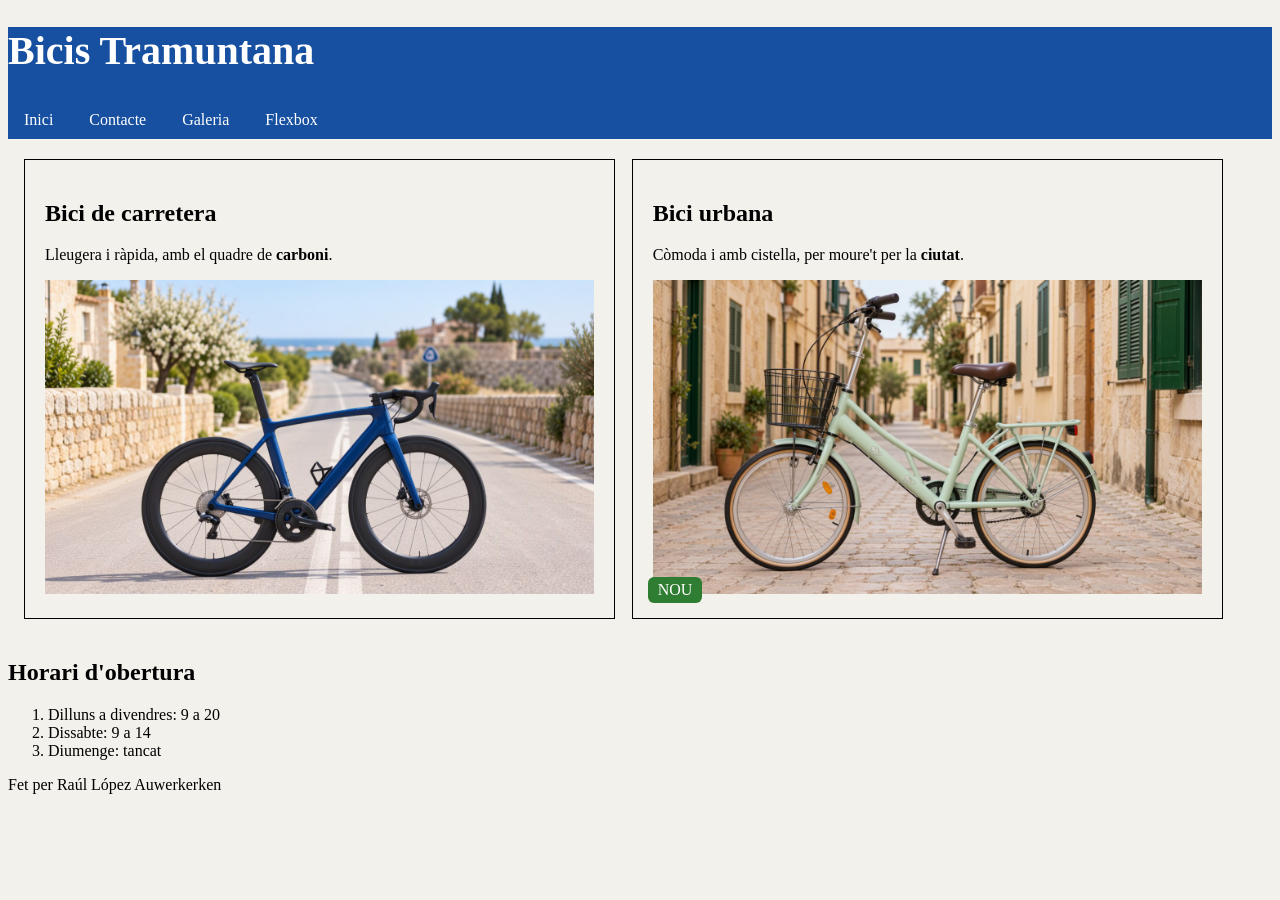
<file: index.html>
<!DOCTYPE html>
<html lang="ca">
<head>
    <meta charset="UTF-8">
    <meta name="viewport" content="width=device-width, initial-scale=1.0">
    <link rel="stylesheet" href="css/estils.css">
    <title>Bicis Tramuntana</title>
</head>
<body>
    <header>
        <h1>Bicis Tramuntana</h1>
        <p class="eslogan">Venda i lloguer de bicicletes a Sòller</p>
        <nav>
            <ul>
                <li><a href="index.html">Inici</a></li>
                <li><a href="contacte.html">Contacte</a></li>
                <li><a href="galeria.html">Galeria</a></li>
                <li><a href="galeria-flex.html">Flexbox</a></li>
            </ul>
        </nav>
    </header>
    <main>
        <article>
            <h2>Bici de carretera</h2>
            <p>Lleugera i ràpida, amb el quadre de <strong>carboni</strong>.</p>
            <img src="img/carretera.jpg" alt="Bicicleta de carretera blava en una carretera de pagès">
        </article>
        <article>
            <h2>Bici urbana</h2>
            <p>Còmoda i amb cistella, per moure't per la <strong>ciutat</strong>.</p>
            <img src="img/urbana.jpg" alt="Bicicleta urbana verda en un carrer empedrat">
            <span class="nou">Nou</span>
        </article>
    </main>
    <footer>
        <h2>Horari d'obertura</h2>
        <ol>
            <li>Dilluns a divendres: 9 a 20</li>
            <li>Dissabte: 9 a 14</li>
            <li>Diumenge: tancat</li>
        </ol>
        <p>Fet per Raúl López Auwerkerken</p>
    </footer>
</body>
</html>
</file>
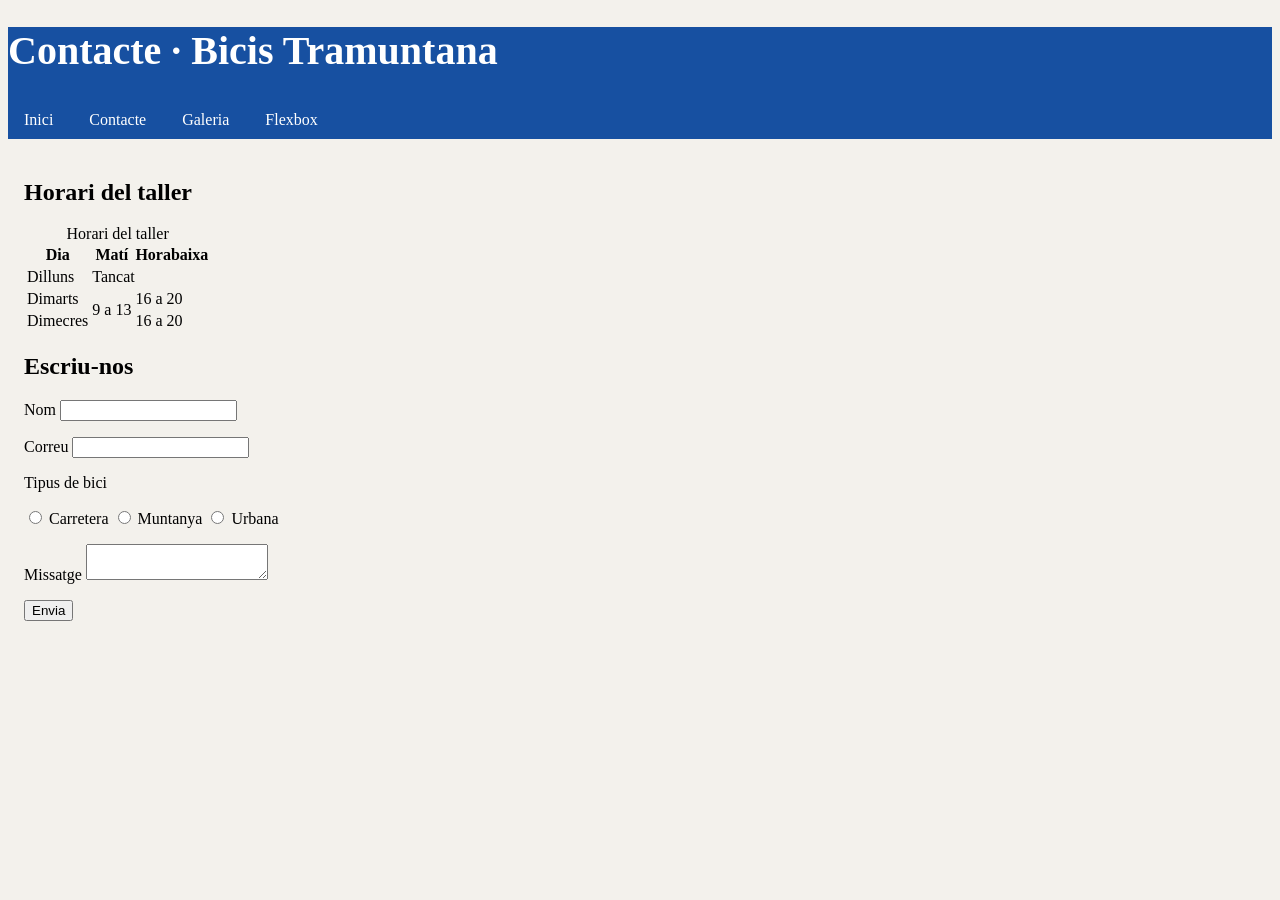
<file: contacte.html>
<!DOCTYPE html>
<html lang="ca">
<head>
   <meta charset="UTF-8">
   <meta name="viewport" content="width=device-width, initial-scale=1.0">
   <link rel="stylesheet" href="css/estils.css">
   <title>Bicis Tramuntana</title>
</head>
<body>
   <header>
       <h1>Contacte · Bicis Tramuntana</h1>
       <p class="eslogan">Venda i lloguer de bicicletes a Sòller</p>
       <nav>
            <ul>
                <li><a href="index.html">Inici</a></li>
                <li><a href="contacte.html">Contacte</a></li>
                <li><a href="galeria.html">Galeria</a></li>
                <li><a href="galeria-flex.html">Flexbox</a></li>
            </ul>
        </nav>
   </header>
   <main>
       <h2>Horari del taller</h2>
       <table>
           <caption>Horari del taller</caption>
           <tr>
               <th>Dia</th>
               <th>Matí</th>
               <th>Horabaixa</th>
           </tr>
           <tr>
               <td>Dilluns</td>
               <td colspan="2">Tancat</td>
           </tr>
           <tr>
               <td>Dimarts</td>
               <td rowspan="2">9 a 13</td>
               <td>16 a 20</td>
           </tr>
           <tr>
               <td>Dimecres</td>
               <td>16 a 20</td>
           </tr>
       </table>
       <h2>Escriu-nos</h2>
       <form action="contacte.php" method="post">
           <p>
               <label for="nom">Nom</label>
               <input type="text" id="nom" name="nom" required>
           </p>
           <p>
               <label for="correu">Correu</label>
               <input type="email" id="correu" name="correu" required>
           </p>
           <p>Tipus de bici</p>
           <p>
               <input type="radio" id="carretera" name="bici" value="carretera">
               <label for="carretera">Carretera</label>
               <input type="radio" id="muntanya" name="bici" value="muntanya">
               <label for="muntanya">Muntanya</label>
               <input type="radio" id="urbana" name="bici" value="urbana">
               <label for="urbana">Urbana</label>
           </p>
           <p>
               <label for="missatge">Missatge</label>
               <textarea id="missatge" name="missatge"></textarea>
           </p>
           <button type="submit">Envia</button>
       </form>
   </main>
</body>
</html>
</file>
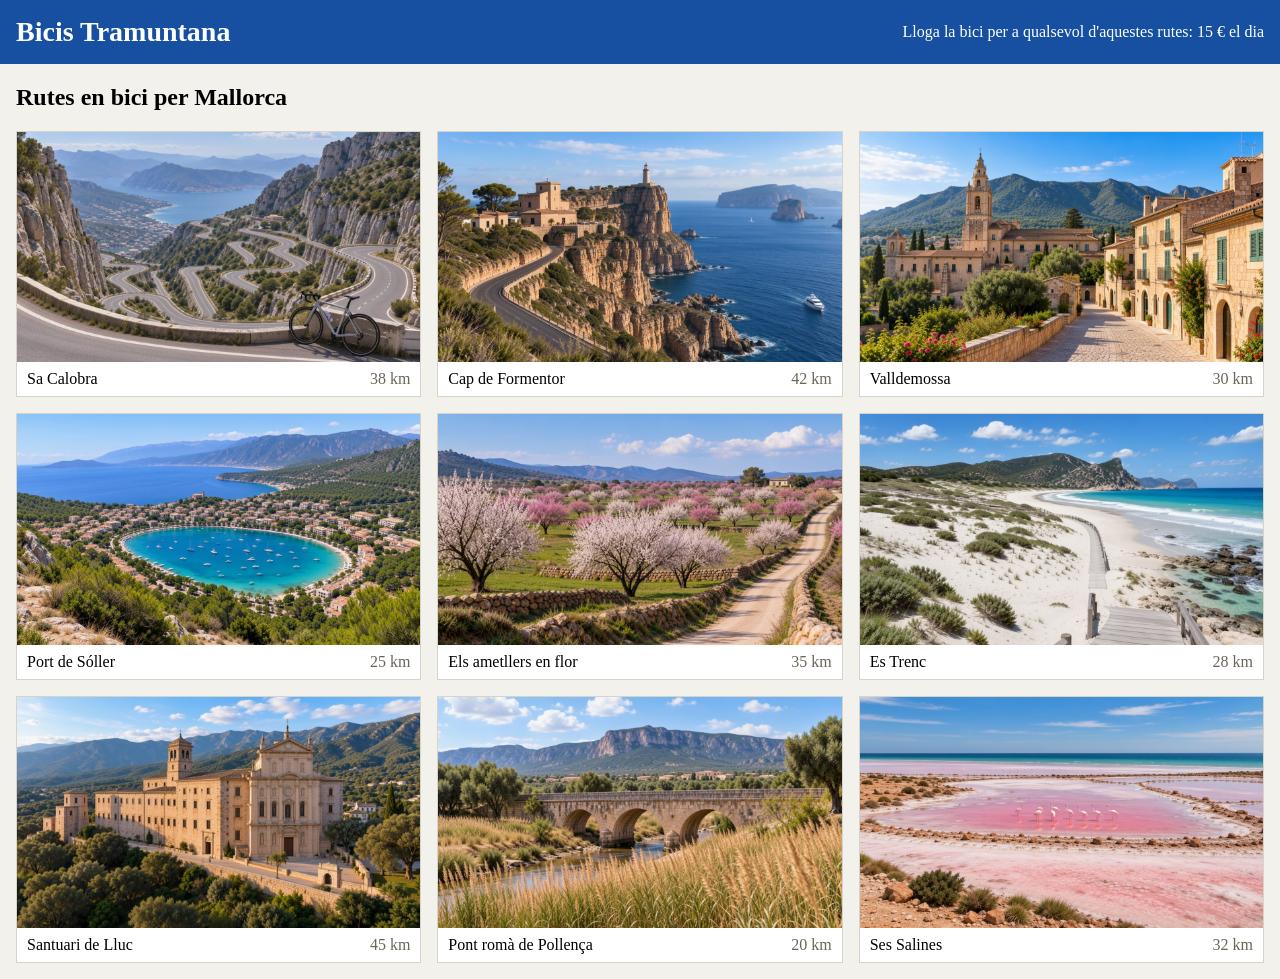
<file: galeria-flex.html>
<!DOCTYPE html>
<html lang="ca">
<head>
    <meta charset="utf-8">
    <meta name="viewport" content="width=device-width, initial-scale=1">
    <title>Rutes (Flexbox) · Bicis Tramuntana</title>
    <link rel="stylesheet" href="css/galeria_flex.css">
</head>
<body>
    <header>
        <h1>Bicis Tramuntana</h1>
        <p class="banner">Lloga la bici per a qualsevol d'aquestes rutes: 15 € el dia</p>
    </header>
    <main>
        <h2>Rutes en bici per Mallorca</h2>
        <div class="galeria">
            <figure>
                <img src="img/sa_calobra.jpg" alt="Carretera de revolts entre penya-segats de la serra de Tramuntana">
                <figcaption>Sa Calobra <span class="km">38 km</span></figcaption>
            </figure>
            <figure>
                <img src="img/formentor.jpg" alt="El far de Formentor damunt dels penya-segats">
                <figcaption>Cap de Formentor <span class="km">42 km</span></figcaption>
            </figure>
            <figure>
                <img src="img/valldemossa.jpg" alt="El poble de pedra de Valldemossa amb el campanar de la cartoixa">
                <figcaption>Valldemossa <span class="km">30 km</span></figcaption>
            </figure>
            <figure>
                <img src="img/port_soller.jpg" alt="La badia del Port de Sóller vista des de dalt">
                <figcaption>Port de Sóller <span class="km">25 km</span></figcaption>
            </figure>
            <figure>
                <img src="img/ametllers.jpg" alt="Ametllers florits en un camp amb parets de pedra seca">
                <figcaption>Els ametllers en flor <span class="km">35 km</span></figcaption>
            </figure>
            <figure>
                <img src="img/es_trenc.jpg" alt="Platja d'arena blanca amb dunes i una passarel·la de fusta">
                <figcaption>Es Trenc <span class="km">28 km</span></figcaption>
            </figure>
            <figure>
                <img src="img/lluc.jpg" alt="El santuari de Lluc en una vall verda de muntanya">
                <figcaption>Santuari de Lluc <span class="km">45 km</span></figcaption>
            </figure>
            <figure>
                <img src="img/pollenca.jpg" alt="Un pont de pedra amb arcs damunt d'un torrent, entre canyes">
                <figcaption>Pont romà de Pollença <span class="km">20 km</span></figcaption>
            </figure>
            <figure>
                <img src="img/salines.jpg" alt="Les basses de sal de Ses Salines amb flamencs al fons">
                <figcaption>Ses Salines <span class="km">32 km</span></figcaption>
            </figure>
        </div>
    </main>
</body>
</html>
</file>
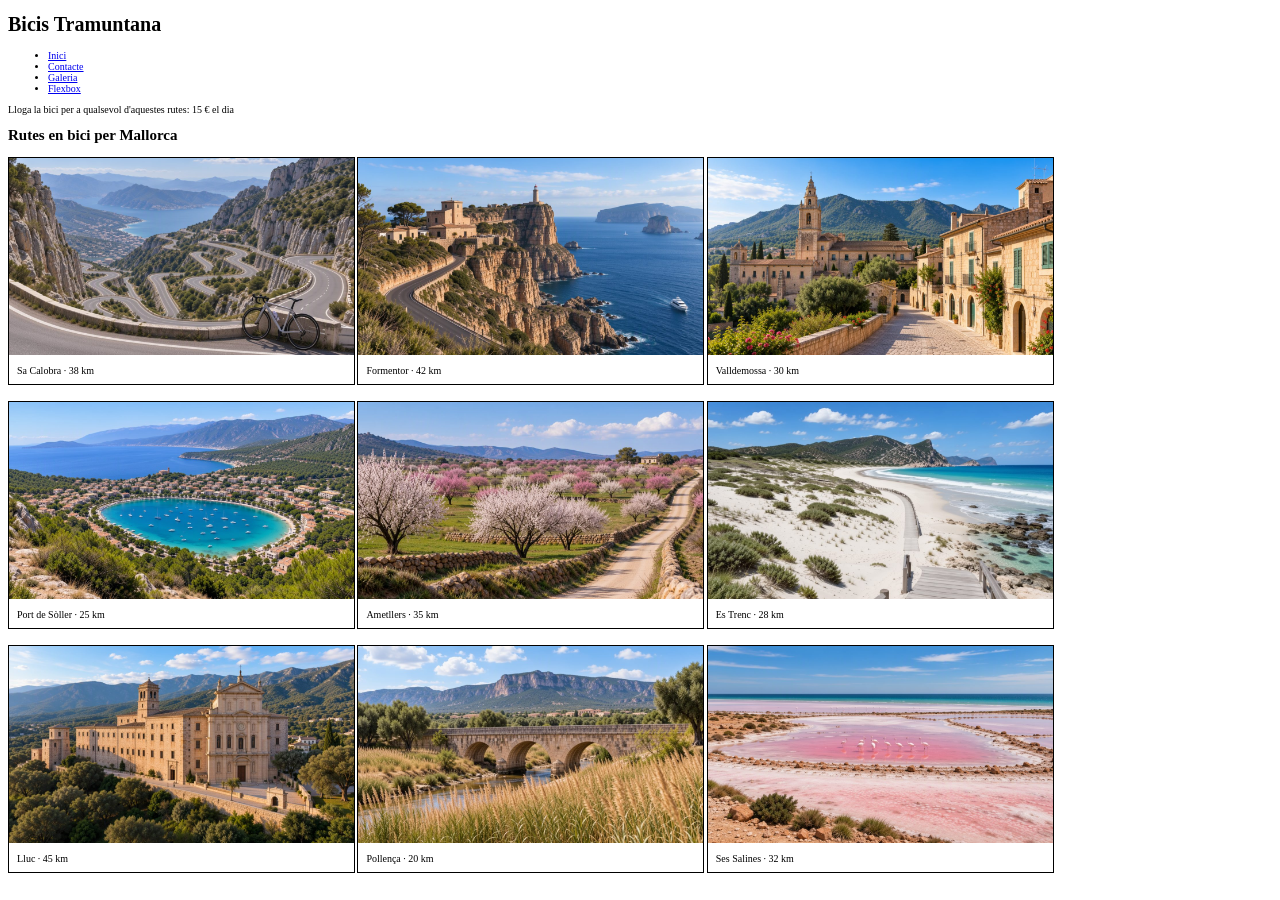
<file: galeria.html>
<!DOCTYPE html>
<html lang="ca">
<head>
    <meta charset="UTF-8">
    <meta name="viewport" content="width=device-width, initial-scale=1.0">
    <link rel="stylesheet" href="css/galeria.css">
    <title>Bicis Tramuntana</title>
</head>
<body>
    <header>
        <h1>Bicis Tramuntana</h1>
        <nav>
            <ul>
                <li><a href="index.html">Inici</a></li>
                <li><a href="contacte.html">Contacte</a></li>
                <li><a href="galeria.html">Galeria</a></li>
                <li><a href="galeria-flex.html">Flexbox</a></li>
            </ul>
        </nav>
        <p class="banner">Lloga la bici per a qualsevol d'aquestes rutes: 15 € el dia</p>
    </header>
    <main>
        <h2>Rutes en bici per Mallorca</h2>
        <div class="galeria">
            <figure>
                <img src="img/sa_calobra.jpg" alt="Carretera de revolts entre penya-segats de la serra de Tramuntana">
                <figcaption>Sa Calobra <span class="km">· 38 km</span></figcaption>
            </figure>
            <figure>
                <img src="img/formentor.jpg" alt="Carretera de revolts entre penya-segats de la serra de Tramuntana">
                <figcaption>Formentor <span class="km">· 42 km</span></figcaption>
            </figure>
            <figure>
                <img src="img/valldemossa.jpg" alt="Carretera de revolts entre penya-segats de la serra de Tramuntana">
                <figcaption>Valldemossa <span class="km">· 30 km</span></figcaption>
            </figure>
            <figure>
                <img src="img/port_soller.jpg" alt="Carretera de revolts entre penya-segats de la serra de Tramuntana">
                <figcaption>Port de Sòller <span class="km">· 25 km</span></figcaption>
            </figure>
            <figure>
                <img src="img/ametllers.jpg" alt="Carretera de revolts entre penya-segats de la serra de Tramuntana">
                <figcaption>Ametllers <span class="km">· 35 km</span></figcaption>
            </figure>
            <figure>
                <img src="img/es_trenc.jpg" alt="Carretera de revolts entre penya-segats de la serra de Tramuntana">
                <figcaption>Es Trenc <span class="km">· 28 km</span></figcaption>
            </figure>
            <figure>
                <img src="img/lluc.jpg" alt="Carretera de revolts entre penya-segats de la serra de Tramuntana">
                <figcaption>Lluc <span class="km">· 45 km</span></figcaption>
            </figure>
            <figure>
                <img src="img/pollenca.jpg" alt="Carretera de revolts entre penya-segats de la serra de Tramuntana">
                <figcaption>Pollença <span class="km">· 20 km</span></figcaption>
            </figure>
            <figure>
                <img src="img/salines.jpg" alt="Carretera de revolts entre penya-segats de la serra de Tramuntana">
                <figcaption>Ses Salines <span class="km">· 32 km</span></figcaption>
            </figure>
        </div>
    </main>
</body>
</html>
</file>
<file: css/estils.css>
html {
    box-sizing: border-box;
    font-size: 62.5%; /* 1rem = 10px */
}
*, *::before, *::after {
    box-sizing: inherit;
}
body { font-size: 1.6rem; } /* 16px */


:root {
    --principal: #1750a1;
    --fons: #f3f1ec;
}
body { background-color: var(--fons); }
header {
    background-color: var(--principal);
    color: white;
}


h1 { font-size: 3.2rem; } /* 32px */
h2 { font-size: 2.4rem; } /* 24px */

article {
    padding: 20px;
    border: 1px solid black;
    margin-bottom: 20px;
    position: relative; /* el pare */
}


.nou {
    position: absolute; /* el fill */
    bottom: 15px;
    left: 15px;
    padding: 4px 10px;
    background-color: #2e7d32;
    color: white;
    text-transform: uppercase;
    border-radius: 6px;
}

article img {
    width: 100%; 
}

main {
    padding: 20px 16px 0;
}

nav ul {
    list-style: none; 
    margin: 0;
    padding: 0; 
}
nav a {
    color: white;
    display: block; 
    padding: 10px 16px;
    text-decoration: none;
}

h1 { font-size: 2.6rem; }
@media (min-width: 768px) { 
    h1 { font-size: 3.2rem; } 
    .eslogan { display: none; }
    nav li { display: inline-block; }
    article {
        display: inline-block;
        width: 48%;
        margin-right: 1%;
        vertical-align: top;
    }
}
@media (min-width: 1200px) { h1 { font-size: 4rem; } }
@media (max-width: 500px) { .eslogan { display: none; } }
</file>
<file: css/galeria_flex.css>
/* Els dos trucs */
html {
    box-sizing: border-box;
    font-size: 62.5%;
}
*, *::before, *::after {
    box-sizing: inherit;
}

body {
    margin: 0;
    font-size: 1.6rem;
    font-family: Georgia, serif;
    background-color: #f3f1ec;
}

header {
    background-color: #1750a1;
    color: white;
    padding: 16px;
}

header h1 {
    margin: 0;
    font-size: 2.8rem;
}

.banner {
    display: none;
    margin: 0;
}

main {
    padding: 0 16px 16px;
}

.galeria {
    display: flex;
    flex-wrap: wrap; /* si no hi caben, a la fila següent */
    gap: 16px; /* l’espai entre fotos: fora marges */
    justify-content: center;
}

/* Mòbil: una foto per fila */
figure {
    margin: 0; /* fora el marge de fàbrica */
    width: 100%;
    background-color: white;
    border: 1px solid #d8d3c9;
}

figure img {
    display: block;
    width: 100%;
}

figcaption {
    display: flex;
    justify-content: space-between;
    padding: 8px 10px;
}

.km {
    display: none;
    color: #6b6459;
}

/* A partir de 576 px: dues fotos per fila */
@media (min-width: 576px) {
    figure {
        width: calc((100% - 16px) / 2);
    }
}

/* A partir de 768 px: els km i el bàner */
@media (min-width: 768px) {
    .km {
        display: inline;
    }
    .banner {
        display: block;
    }
    header {
        display: flex;
        justify-content: space-between;
        align-items: center;
    }
}

/* A partir de 992 px: tres fotos per fila */
@media (min-width: 992px) {
    figure {
        width: calc((100% - 32px) / 3);
    }
}
</file>
<file: css/galeria.css>
html {
    box-sizing: border-box;
    font-size: 62.5%; /* 1rem = 10px */
    max-width: 1100px;
}
*, *::before, *::after {
    box-sizing: inherit;
}

figure {
    margin: 0 0 16px;
    background-color: white;
    border: 1px solid black;
    display: inline-block;
}

figure img {
    width: 100%;
}

figcaption {
    padding: 8px;
}

.banner {
    display: none;
}

.km {
    display: none;
}

@media (min-width: 576px) {
  figure {
    display: inline-block;
    width: 48%;
    vertical-align: top;
  }
}

@media (min-width: 768px) {
  .km {
    display: inline;
  }
  .banner {
    display: block;
  }
}

@media (min-width: 992px) {
  figure {
    width: 32%;
  }
}
</file>
